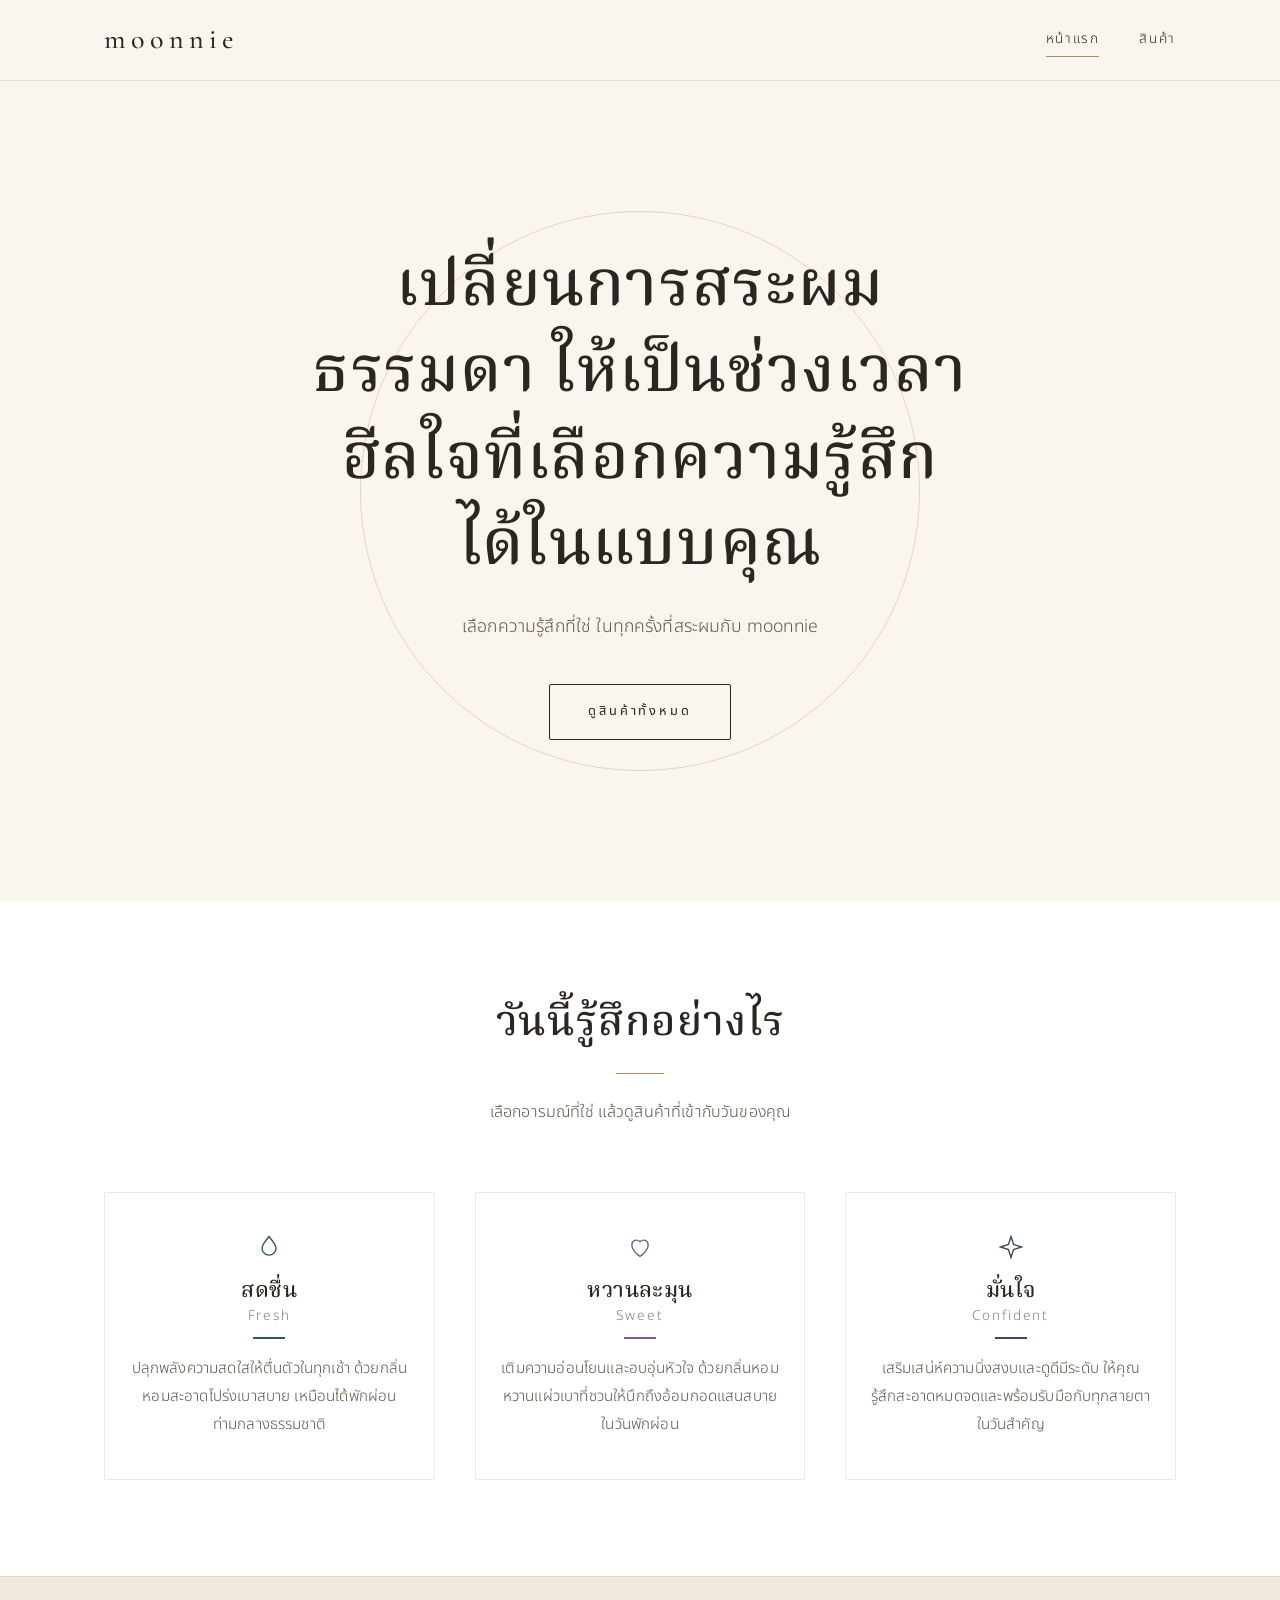
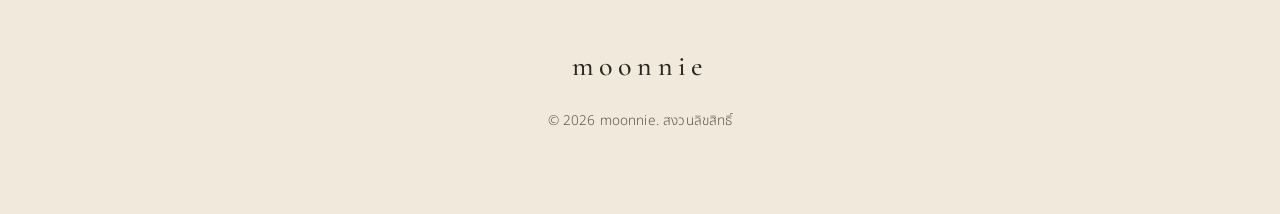
<file: index.html>
<!DOCTYPE html>
<html lang="th">
<head>
  <meta charset="UTF-8">
  <meta name="viewport" content="width=device-width, initial-scale=1">
  <title>moonnie — แชมพูกลิ่นตามอารมณ์ของวัน</title>
  <meta name="description" content="moonnie เปลี่ยนการสระผมธรรมดาให้เป็นช่วงเวลาฮีลใจ เลือกความรู้สึกได้ในแบบคุณ: สดชื่น หวานละมุน และมั่นใจ">
  <link rel="stylesheet" href="style.css">
</head>
<body>

  <header class="site-header">
    <div class="container">
      <a class="logo" href="index.html">moonnie</a>
      <nav class="nav" aria-label="เมนูหลัก">
        <a href="index.html" aria-current="page">หน้าแรก</a>
        <a href="product.html">สินค้า</a>
      </nav>
    </div>
  </header>

  <main>
    <!-- Hero -->
    <section class="hero hero--full">
      <div class="container hero__inner">
        <h1>เปลี่ยนการสระผมธรรมดา ให้เป็นช่วงเวลาฮีลใจที่เลือกความรู้สึกได้ในแบบคุณ</h1>
        <p class="lead">เลือกความรู้สึกที่ใช่ ในทุกครั้งที่สระผมกับ moonnie</p>
        <a class="btn" href="product.html">ดูสินค้าทั้งหมด</a>
      </div>
    </section>

    <!-- Mood cards -->
    <section class="section section--white" id="moods">
      <div class="container">
        <div class="section-head">
          <h2>วันนี้รู้สึกอย่างไร</h2>
          <hr class="divider">
          <p>เลือกอารมณ์ที่ใช่ แล้วดูสินค้าที่เข้ากับวันของคุณ</p>
        </div>

        <div class="mood-grid">
          <a class="mood-card mood mood--fresh" href="product.html?mood=fresh">
            <svg class="mood-icon" viewBox="0 0 24 24" aria-hidden="true">
              <path d="M12 3c3 4 6 7 6 10a6 6 0 0 1-12 0c0-3 3-6 6-10z"/>
            </svg>
            <h3>สดชื่น</h3>
            <span class="mood-card__sub">Fresh</span>
            <span class="mood-underline"></span>
            <p>ปลุกพลังความสดใสให้ตื่นตัวในทุกเช้า ด้วยกลิ่นหอมสะอาดโปร่งเบาสบาย เหมือนได้พักผ่อนท่ามกลางธรรมชาติ</p>
          </a>

          <a class="mood-card mood mood--sweet" href="product.html?mood=sweet">
            <svg class="mood-icon" viewBox="0 0 24 24" aria-hidden="true">
              <path d="M12 20s-7-4.5-7-10a4 4 0 0 1 7-2.5A4 4 0 0 1 19 10c0 5.5-7 10-7 10z"/>
            </svg>
            <h3>หวานละมุน</h3>
            <span class="mood-card__sub">Sweet</span>
            <span class="mood-underline"></span>
            <p>เติมความอ่อนโยนและอบอุ่นหัวใจ ด้วยกลิ่นหอมหวานแผ่วเบาที่ชวนให้นึกถึงอ้อมกอดแสนสบายในวันพักผ่อน</p>
          </a>

          <a class="mood-card mood mood--confident" href="product.html?mood=confident">
            <svg class="mood-icon" viewBox="0 0 24 24" aria-hidden="true">
              <path d="M12 3l2.2 6.8L21 12l-6.8 2.2L12 21l-2.2-6.8L3 12l6.8-2.2z"/>
            </svg>
            <h3>มั่นใจ</h3>
            <span class="mood-card__sub">Confident</span>
            <span class="mood-underline"></span>
            <p>เสริมเสน่ห์ความนิ่งสงบและดูดีมีระดับ ให้คุณรู้สึกสะอาดหมดจดและพร้อมรับมือกับทุกสายตาในวันสำคัญ</p>
          </a>
        </div>
      </div>
    </section>
  </main>

  <footer class="site-footer">
    <div class="container">
      <span class="logo">moonnie</span>
      <p>&copy; 2026 moonnie. สงวนลิขสิทธิ์</p>
    </div>
  </footer>

  <script src="script.js"></script>
</body>
</html>
</file>
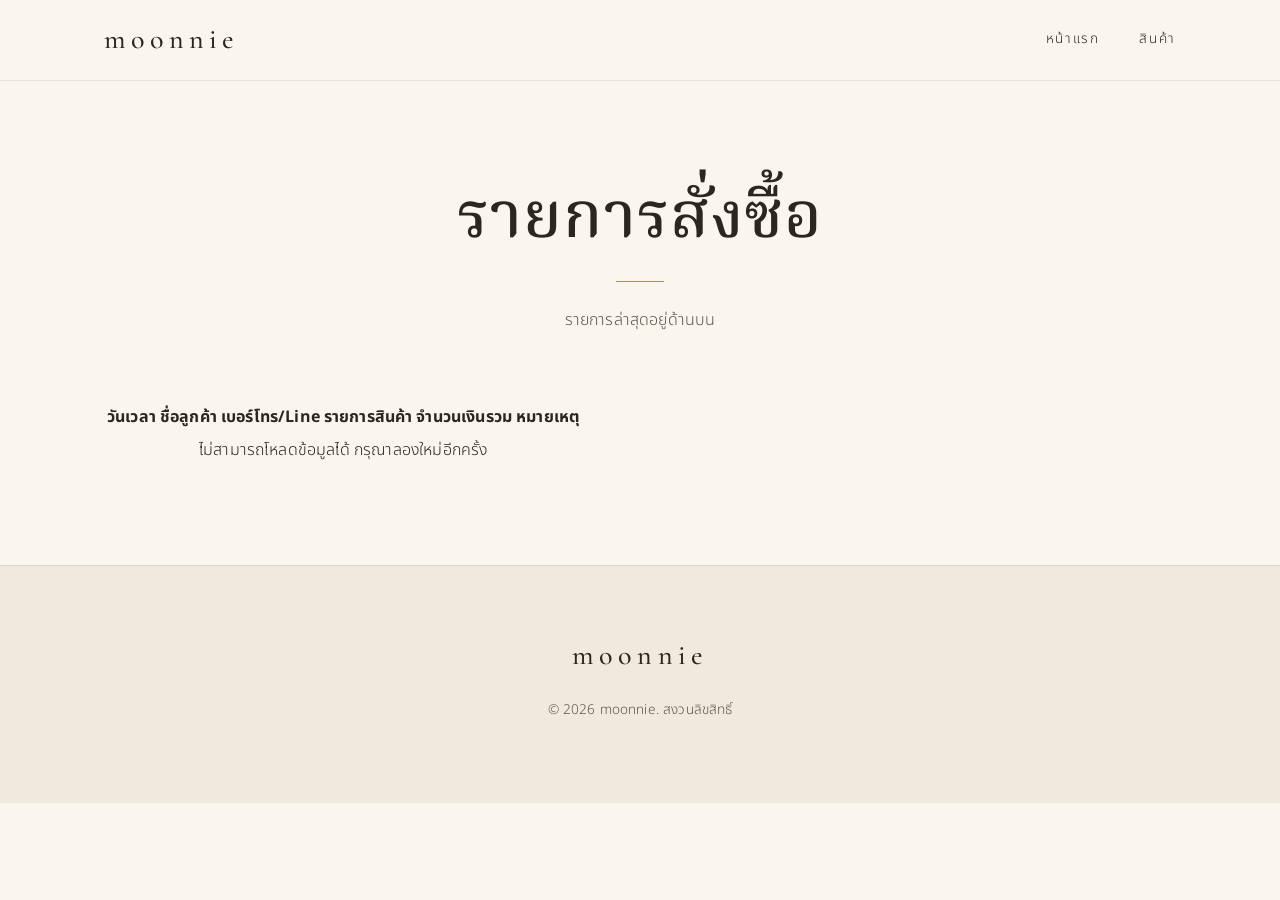
<file: admin.html>
<!DOCTYPE html>
<html lang="th">
<head>
  <meta charset="UTF-8">
  <meta name="viewport" content="width=device-width, initial-scale=1">
  <title>รายการสั่งซื้อ — moonnie</title>
  <meta name="robots" content="noindex, nofollow">
  <link rel="stylesheet" href="style.css">
</head>
<body>

  <header class="site-header">
    <div class="container">
      <a class="logo" href="index.html">moonnie</a>
      <nav class="nav" aria-label="เมนูหลัก">
        <a href="index.html">หน้าแรก</a>
        <a href="product.html">สินค้า</a>
      </nav>
    </div>
  </header>

  <main>
    <section class="section">
      <div class="container">
        <div class="section-head">
          <h1>รายการสั่งซื้อ</h1>
          <hr class="divider">
          <p>รายการล่าสุดอยู่ด้านบน</p>
        </div>

        <div class="table-wrap">
          <table id="ordersTable" class="data-table">
            <thead>
              <tr>
                <th>วันเวลา</th>
                <th>ชื่อลูกค้า</th>
                <th>เบอร์โทร/Line</th>
                <th>รายการสินค้า</th>
                <th>จำนวนเงินรวม</th>
                <th>หมายเหตุ</th>
              </tr>
            </thead>
            <tbody></tbody>
          </table>
        </div>
      </div>
    </section>
  </main>

  <footer class="site-footer">
    <div class="container">
      <span class="logo">moonnie</span>
      <p>&copy; 2026 moonnie. สงวนลิขสิทธิ์</p>
    </div>
  </footer>

  <script src="script.js"></script>
</body>
</html>
</file>
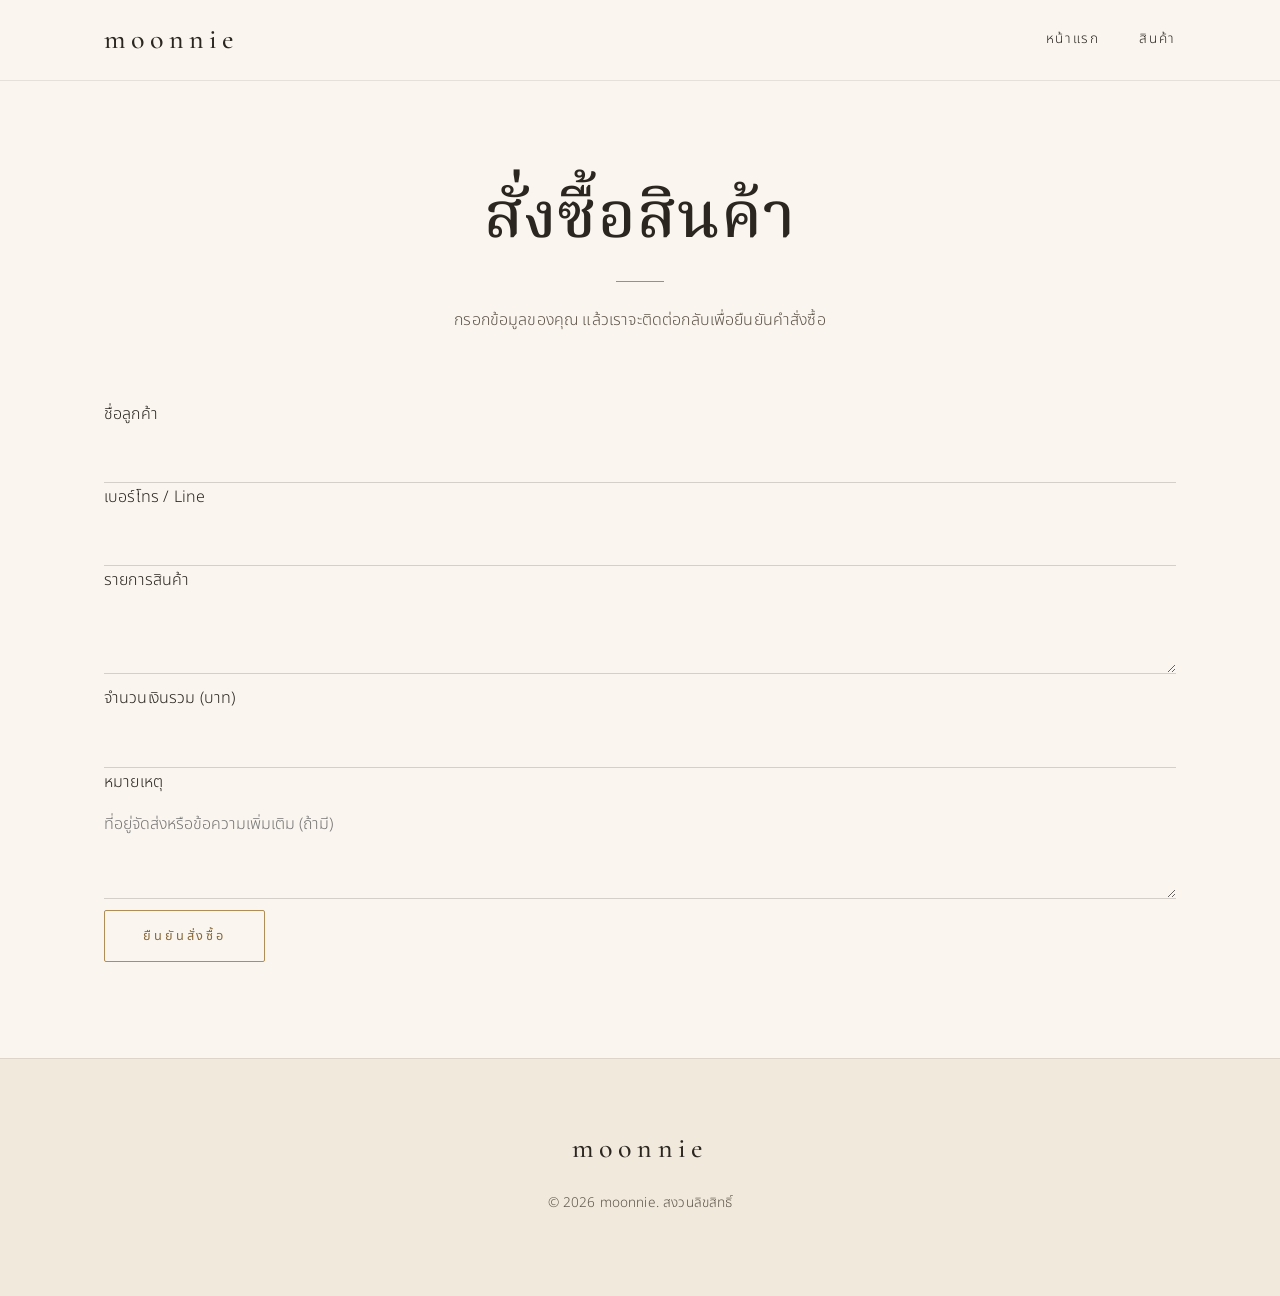
<file: order.html>
<!DOCTYPE html>
<html lang="th">
<head>
  <meta charset="UTF-8">
  <meta name="viewport" content="width=device-width, initial-scale=1">
  <title>สั่งซื้อสินค้า — moonnie</title>
  <meta name="description" content="กรอกข้อมูลเพื่อสั่งซื้อแชมพู moonnie">
  <link rel="stylesheet" href="style.css">
</head>
<body>

  <header class="site-header">
    <div class="container">
      <a class="logo" href="index.html">moonnie</a>
      <nav class="nav" aria-label="เมนูหลัก">
        <a href="index.html">หน้าแรก</a>
        <a href="product.html">สินค้า</a>
      </nav>
    </div>
  </header>

  <main>
    <section class="section">
      <div class="container">
        <div class="section-head">
          <h1>สั่งซื้อสินค้า</h1>
          <hr class="divider">
          <p>กรอกข้อมูลของคุณ แล้วเราจะติดต่อกลับเพื่อยืนยันคำสั่งซื้อ</p>
        </div>

        <form id="orderForm" class="order-form">
          <div class="form-field">
            <label for="customerName">ชื่อลูกค้า</label>
            <input type="text" id="customerName" name="customerName" autocomplete="name" required>
          </div>

          <div class="form-field">
            <label for="contact">เบอร์โทร / Line</label>
            <input type="text" id="contact" name="contact" autocomplete="tel" required>
          </div>

          <div class="form-field">
            <label for="items">รายการสินค้า</label>
            <textarea id="items" name="items" rows="2" required></textarea>
          </div>

          <div class="form-field">
            <label for="total">จำนวนเงินรวม (บาท)</label>
            <input type="text" id="total" name="total" inputmode="decimal" required>
          </div>

          <div class="form-field">
            <label for="note">หมายเหตุ</label>
            <textarea id="note" name="note" rows="3" placeholder="ที่อยู่จัดส่งหรือข้อความเพิ่มเติม (ถ้ามี)"></textarea>
          </div>

          <div class="form-actions">
            <button type="submit" class="btn btn--gold">ยืนยันสั่งซื้อ</button>
          </div>
        </form>
      </div>
    </section>
  </main>

  <footer class="site-footer">
    <div class="container">
      <span class="logo">moonnie</span>
      <p>&copy; 2026 moonnie. สงวนลิขสิทธิ์</p>
    </div>
  </footer>

  <script src="script.js"></script>
</body>
</html>
</file>
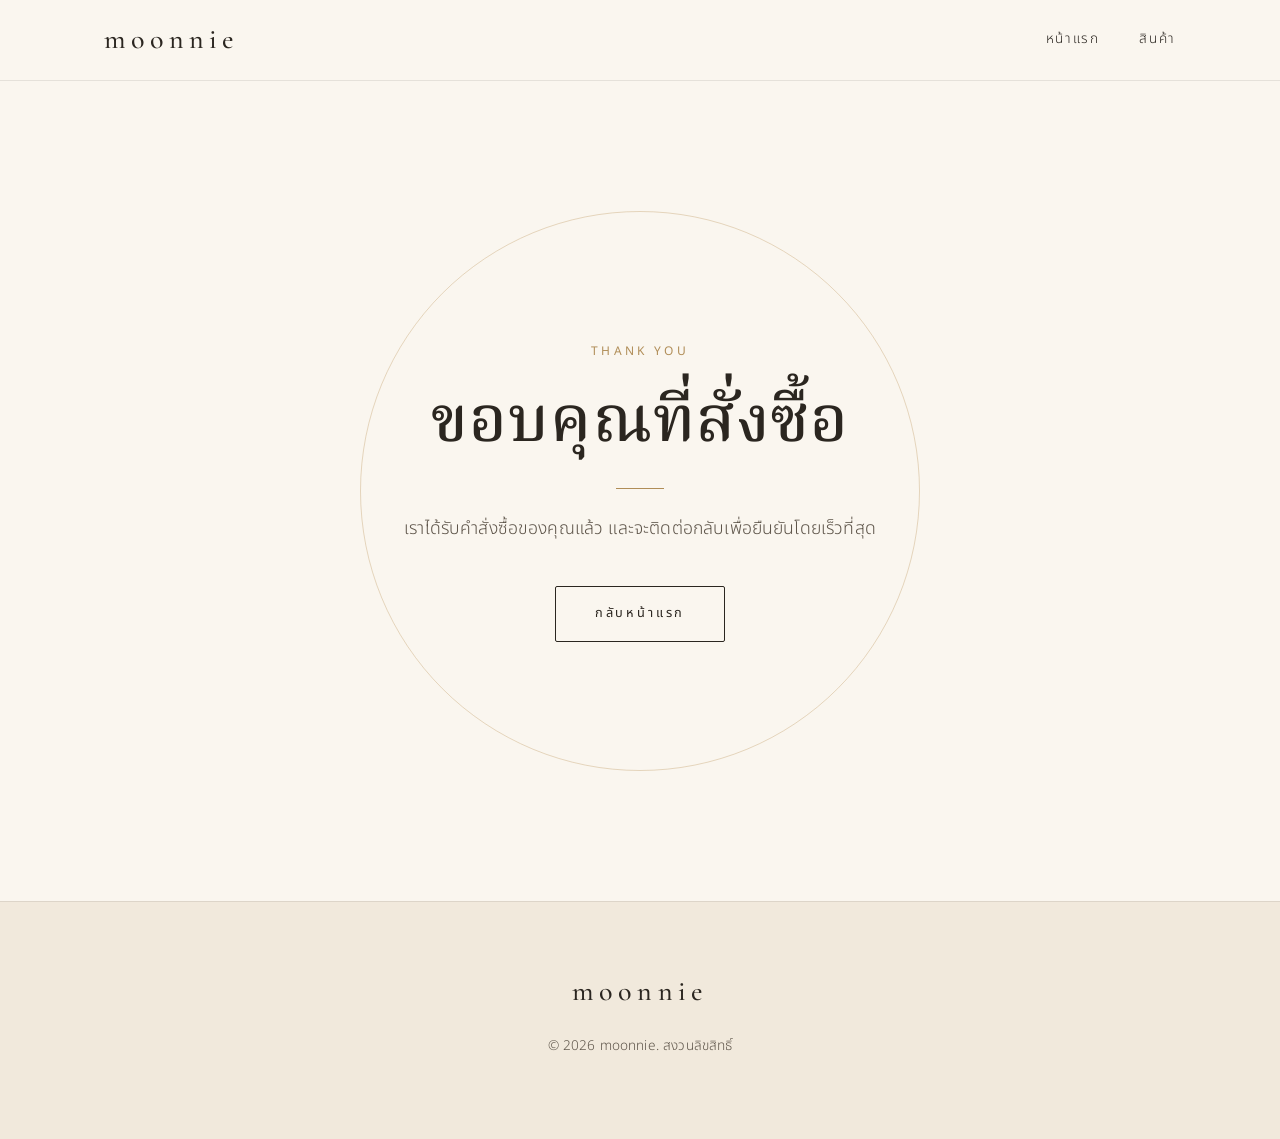
<file: thankyou.html>
<!DOCTYPE html>
<html lang="th">
<head>
  <meta charset="UTF-8">
  <meta name="viewport" content="width=device-width, initial-scale=1">
  <title>ขอบคุณที่สั่งซื้อ — moonnie</title>
  <meta name="robots" content="noindex">
  <link rel="stylesheet" href="style.css">
</head>
<body>

  <header class="site-header">
    <div class="container">
      <a class="logo" href="index.html">moonnie</a>
      <nav class="nav" aria-label="เมนูหลัก">
        <a href="index.html">หน้าแรก</a>
        <a href="product.html">สินค้า</a>
      </nav>
    </div>
  </header>

  <main>
    <section class="hero hero--full">
      <div class="container hero__inner">
        <span class="eyebrow">Thank you</span>
        <h1>ขอบคุณที่สั่งซื้อ</h1>
        <hr class="divider">
        <p class="lead">เราได้รับคำสั่งซื้อของคุณแล้ว และจะติดต่อกลับเพื่อยืนยันโดยเร็วที่สุด</p>
        <a class="btn" href="index.html">กลับหน้าแรก</a>
      </div>
    </section>
  </main>

  <footer class="site-footer">
    <div class="container">
      <span class="logo">moonnie</span>
      <p>&copy; 2026 moonnie. สงวนลิขสิทธิ์</p>
    </div>
  </footer>

</body>
</html>
</file>
<file: style.css>
/* ==========================================================
   moonnie — Premium minimal theme
   ========================================================== */

@import url("https://fonts.googleapis.com/css2?family=Cormorant+Garamond:wght@400;500;600&family=Noto+Sans+Thai:wght@300;400;500&family=Noto+Serif+Thai:wght@300;400;500&display=swap");

/* ---------- Design tokens ---------- */
:root {
  /* Base palette: white / cream / deep beige */
  --white: #ffffff;
  --cream: #faf6ef;
  --cream-deep: #f1e9dc;
  --beige: #d9c9b0;
  --beige-deep: #a89678;

  /* Text */
  --ink: #2b2620;
  --ink-soft: #5e554a;
  --ink-mute: #8a7f70;

  /* Accent: soft gold / bronze */
  --gold: #b08d57;
  --gold-soft: #c9ac7c;
  --bronze: #8a6a3b;

  /* Lines */
  --line: rgba(43, 38, 32, 0.18);
  --line-soft: rgba(43, 38, 32, 0.1);

  /* Mood accents (small touches only) */
  --mood-fresh: #2f5d4a;      /* dark green */
  --mood-sweet: #7a5c91;      /* medium purple */
  --mood-confident: #3b4a5a;  /* dark grey-blue */

  /* Type */
  --font-serif: "Cormorant Garamond", "Noto Serif Thai", Georgia, "Times New Roman", serif;
  --font-sans: "Noto Sans Thai", "Helvetica Neue", Arial, sans-serif;

  /* Spacing scale */
  --space-1: 0.5rem;
  --space-2: 1rem;
  --space-3: 1.5rem;
  --space-4: 2.5rem;
  --space-5: 4rem;
  --space-6: 6rem;
  --space-7: 9rem;

  --container: 1120px;
  --radius: 2px;
  --ease: 0.35s ease;
}

/* ---------- Reset ---------- */
*,
*::before,
*::after {
  box-sizing: border-box;
}

html {
  scroll-behavior: smooth;
  -webkit-text-size-adjust: 100%;
}

body {
  margin: 0;
  background: var(--cream);
  color: var(--ink);
  font-family: var(--font-sans);
  font-weight: 300;
  font-size: 1rem;
  line-height: 1.85;
  letter-spacing: 0.01em;
  -webkit-font-smoothing: antialiased;
}

img {
  display: block;
  max-width: 100%;
  height: auto;
}

a {
  color: inherit;
  text-decoration: none;
  transition: color var(--ease);
}

a:hover {
  color: var(--bronze);
}

ul {
  margin: 0;
  padding: 0;
  list-style: none;
}

/* ---------- Typography ---------- */
h1,
h2,
h3,
h4 {
  margin: 0 0 var(--space-2);
  font-family: var(--font-serif);
  font-weight: 500;
  line-height: 1.25;
  letter-spacing: 0.02em;
  color: var(--ink);
}

h1 { font-size: clamp(2.4rem, 5vw, 4rem); }
h2 { font-size: clamp(1.8rem, 3.4vw, 2.6rem); }
h3 { font-size: 1.35rem; }

p {
  margin: 0 0 var(--space-2);
  color: var(--ink-soft);
}

.eyebrow {
  display: block;
  margin-bottom: var(--space-2);
  font-family: var(--font-sans);
  font-size: 0.75rem;
  font-weight: 400;
  letter-spacing: 0.28em;
  text-transform: uppercase;
  color: var(--gold);
}

.lead {
  font-size: 1.1rem;
  max-width: 36rem;
}

.text-center { text-align: center; }
.text-center .lead { margin-inline: auto; }

/* ---------- Layout ---------- */
.container {
  width: 100%;
  max-width: var(--container);
  margin-inline: auto;
  padding-inline: var(--space-3);
}

.section {
  padding-block: var(--space-6);
}

.section--cream { background: var(--cream-deep); }
.section--white { background: var(--white); }

.section-head {
  margin-bottom: var(--space-5);
  text-align: center;
}

.section-head p {
  max-width: 34rem;
  margin-inline: auto;
}

/* Thin gold divider */
.divider {
  width: 3rem;
  height: 1px;
  margin: var(--space-3) auto;
  border: 0;
  background: var(--gold);
}

.text-left .divider { margin-inline: 0; }

/* ---------- Header / Nav ---------- */
.site-header {
  position: sticky;
  top: 0;
  z-index: 50;
  background: rgba(250, 246, 239, 0.92);
  backdrop-filter: blur(8px);
  border-bottom: 1px solid var(--line-soft);
}

.site-header .container {
  display: flex;
  align-items: center;
  justify-content: space-between;
  min-height: 5rem;
}

.logo {
  font-family: var(--font-serif);
  font-size: 1.75rem;
  font-weight: 500;
  letter-spacing: 0.18em;
  text-transform: lowercase;
}

.nav {
  display: flex;
  gap: var(--space-4);
  font-size: 0.85rem;
  letter-spacing: 0.12em;
}

.nav a {
  padding-block: 0.25rem;
  border-bottom: 1px solid transparent;
}

.nav a:hover {
  border-bottom-color: var(--gold);
}

/* ---------- Buttons (thin, soft-dark outline) ---------- */
.btn {
  display: inline-block;
  padding: 0.95rem 2.4rem;
  border: 1px solid var(--ink);
  border-radius: var(--radius);
  background: transparent;
  color: var(--ink);
  font-family: var(--font-sans);
  font-size: 0.8rem;
  font-weight: 400;
  letter-spacing: 0.22em;
  text-transform: uppercase;
  cursor: pointer;
  transition: background var(--ease), color var(--ease), border-color var(--ease);
}

.btn:hover {
  background: var(--ink);
  color: var(--cream);
}

.btn--gold {
  border-color: var(--gold);
  color: var(--bronze);
}

.btn--gold:hover {
  background: var(--gold);
  border-color: var(--gold);
  color: var(--white);
}

.btn:focus-visible,
a:focus-visible {
  outline: 1px solid var(--gold);
  outline-offset: 4px;
}

/* ---------- Hero ---------- */
.hero {
  padding-block: var(--space-7);
  text-align: center;
}

.hero p {
  max-width: 34rem;
  margin: var(--space-3) auto var(--space-4);
}

/* ---------- Product grid & cards ---------- */
.product-grid {
  display: grid;
  grid-template-columns: repeat(3, 1fr);
  gap: var(--space-4);
}

.product-card {
  display: flex;
  flex-direction: column;
  background: var(--white);
  border: 1px solid var(--line-soft);
  border-radius: var(--radius);
  transition: border-color var(--ease), transform var(--ease);
}

.product-card:hover {
  border-color: var(--gold-soft);
  transform: translateY(-4px);
}

.product-card__image {
  aspect-ratio: 4 / 5;
  overflow: hidden;
  background: var(--cream-deep);
}

.product-card__image img {
  width: 100%;
  height: 100%;
  object-fit: cover;
}

.product-card__body {
  display: flex;
  flex: 1;
  flex-direction: column;
  padding: var(--space-3) var(--space-3) var(--space-4);
  text-align: center;
}

.product-card__name {
  margin-bottom: var(--space-1);
}

.product-card__meta {
  margin-bottom: var(--space-2);
  font-size: 0.8rem;
  letter-spacing: 0.14em;
  text-transform: uppercase;
  color: var(--ink-mute);
}

.product-card__desc {
  flex: 1;
  font-size: 0.92rem;
}

.product-card__price {
  margin: var(--space-2) 0 var(--space-3);
  font-family: var(--font-serif);
  font-size: 1.6rem;
  color: var(--bronze);
}

/* ---------- Mood accents: small touches only ---------- */
.mood {
  --mood-color: var(--gold);
}

.mood--fresh { --mood-color: var(--mood-fresh); }
.mood--sweet { --mood-color: var(--mood-sweet); }
.mood--confident { --mood-color: var(--mood-confident); }

/* Small dot (e.g. beside a label or icon) */
.mood-dot {
  display: inline-block;
  width: 0.5rem;
  height: 0.5rem;
  margin-right: 0.6rem;
  border-radius: 50%;
  background: var(--mood-color);
  vertical-align: middle;
}

/* Short underline beneath a heading */
.mood-underline {
  display: block;
  width: 2rem;
  height: 2px;
  margin: var(--space-1) auto var(--space-2);
  background: var(--mood-color);
}

.text-left .mood-underline { margin-inline: 0; }

/* Thin mood-coloured icon */
.mood-icon {
  width: 1.5rem;
  height: 1.5rem;
  color: var(--mood-color);
  stroke: currentColor;
  fill: none;
  stroke-width: 1.2;
}

/* ---------- Feature / info blocks ---------- */
.features {
  display: grid;
  grid-template-columns: repeat(3, 1fr);
  gap: var(--space-5);
  text-align: center;
}

.feature p {
  font-size: 0.95rem;
}

/* ---------- Forms ---------- */
input,
textarea,
select {
  width: 100%;
  padding: 0.9rem 0;
  border: 0;
  border-bottom: 1px solid var(--line);
  background: transparent;
  color: var(--ink);
  font-family: var(--font-sans);
  font-size: 1rem;
  font-weight: 300;
  transition: border-color var(--ease);
}

input:focus,
textarea:focus,
select:focus {
  outline: 0;
  border-bottom-color: var(--gold);
}

/* ---------- Footer ---------- */
.site-footer {
  padding-block: var(--space-5);
  border-top: 1px solid var(--line-soft);
  background: var(--cream-deep);
  text-align: center;
  font-size: 0.85rem;
  color: var(--ink-mute);
}

.site-footer .logo {
  display: block;
  margin-bottom: var(--space-2);
  color: var(--ink);
}

/* ---------- Responsive ---------- */
@media (max-width: 960px) {
  .product-grid,
  .features {
    grid-template-columns: repeat(2, 1fr);
  }

  .section { padding-block: var(--space-5); }
  .hero { padding-block: var(--space-6); }
}

@media (max-width: 640px) {
  .container { padding-inline: var(--space-2); }

  .site-header .container {
    flex-direction: column;
    gap: var(--space-1);
    padding-block: var(--space-2);
  }

  .nav { gap: var(--space-3); }

  .product-grid,
  .features {
    grid-template-columns: 1fr;
    gap: var(--space-4);
  }

  .section { padding-block: var(--space-5); }
  .hero { padding-block: var(--space-5); }
  .section-head { margin-bottom: var(--space-4); }

  .btn {
    width: 100%;
    text-align: center;
  }
}

@media (prefers-reduced-motion: reduce) {
  * {
    transition: none !important;
    scroll-behavior: auto !important;
  }
}


/* ==========================================================
   Page additions: index.html hero & mood cards,
   product.html filter bar (hooks used by script.js)
   ========================================================== */

/* ---------- Full-screen hero ---------- */
.hero--full {
  position: relative;
  display: flex;
  align-items: center;
  justify-content: center;
  min-height: calc(100vh - 5rem);
  min-height: calc(100svh - 5rem);
  padding-block: var(--space-5);
  overflow: hidden;
}

/* A single thin moon ring: the one quiet motif of the page */
.hero--full::before {
  content: "";
  position: absolute;
  top: 50%;
  left: 50%;
  width: min(78vmin, 560px);
  aspect-ratio: 1;
  transform: translate(-50%, -50%);
  border: 1px solid var(--gold-soft);
  border-radius: 50%;
  opacity: 0.45;
  pointer-events: none;
}

.hero__inner {
  position: relative;
  max-width: 44rem;
}

.hero h1 {
  margin-bottom: var(--space-3);
  line-height: 1.35;
}

/* ---------- Mood cards (index.html) ---------- */
.mood-grid {
  display: grid;
  grid-template-columns: repeat(3, 1fr);
  gap: var(--space-4);
}

.mood-card {
  display: block;
  padding: var(--space-4) var(--space-3);
  background: var(--white);
  border: 1px solid var(--line-soft);
  border-radius: var(--radius);
  text-align: center;
  transition: border-color var(--ease);
}

.mood-card:hover {
  border-color: var(--gold-soft);
  color: inherit;
}

.mood-card .mood-icon {
  display: block;
  margin: 0 auto var(--space-2);
  width: 1.75rem;
  height: 1.75rem;
}

.mood-card h3 {
  margin-bottom: 0;
}

.mood-card__sub {
  display: block;
  font-size: 0.85rem;
  letter-spacing: 0.14em;
  color: var(--ink-mute);
}

.mood-card p {
  margin-bottom: 0;
  font-size: 0.95rem;
}

/* ---------- Filter bar (product.html, built by script.js) ---------- */
.filter-bar {
  display: flex;
  flex-wrap: wrap;
  justify-content: center;
  gap: var(--space-2);
  margin-bottom: var(--space-5);
}

.filter-btn {
  padding: 0.7rem 1.6rem;
}

.btn.is-active,
.btn.is-active:hover {
  background: var(--ink);
  color: var(--cream);
}

/* Current page in nav */
.nav a[aria-current="page"] {
  border-bottom-color: var(--gold);
}

@media (max-width: 760px) {
  .mood-grid {
    grid-template-columns: 1fr;
    max-width: 26rem;
    margin-inline: auto;
  }
}

@media (max-width: 640px) {
  .filter-btn {
    width: auto;
    padding: 0.65rem 1.25rem;
  }
}
</file>
